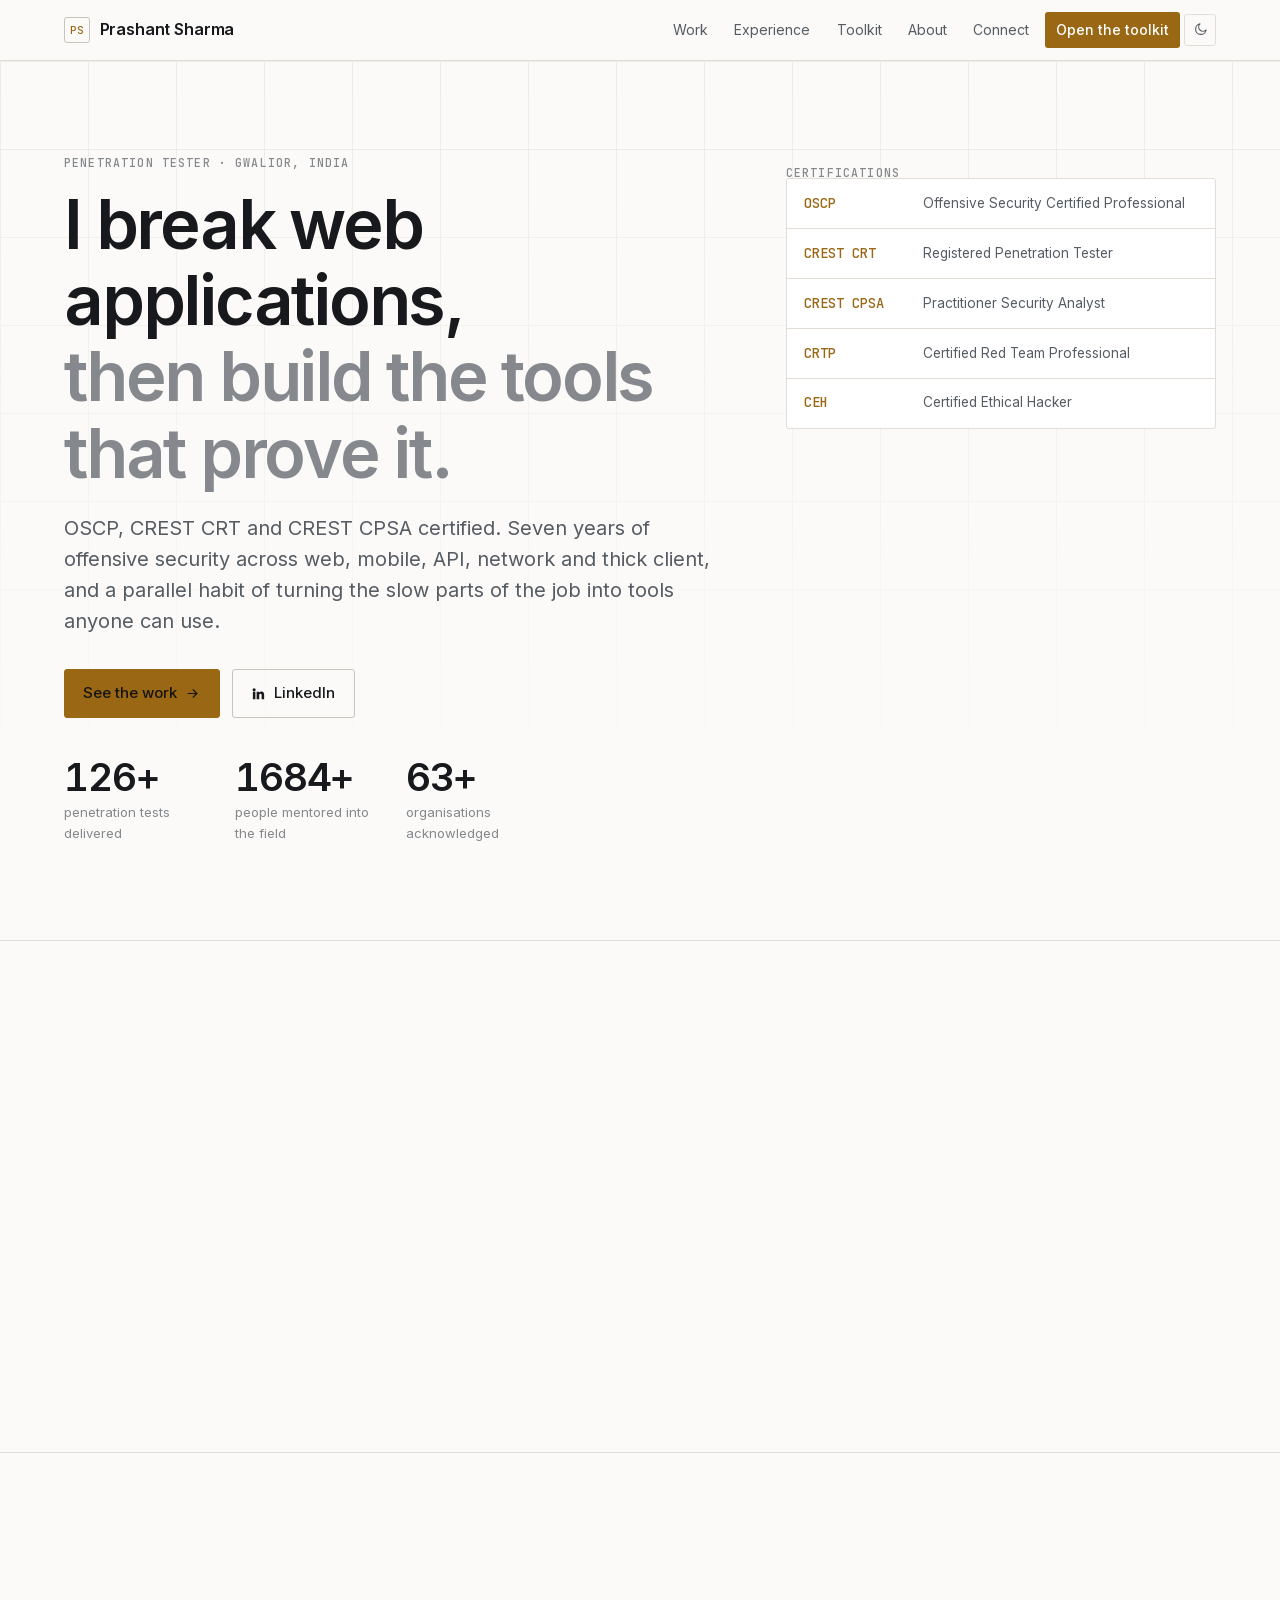
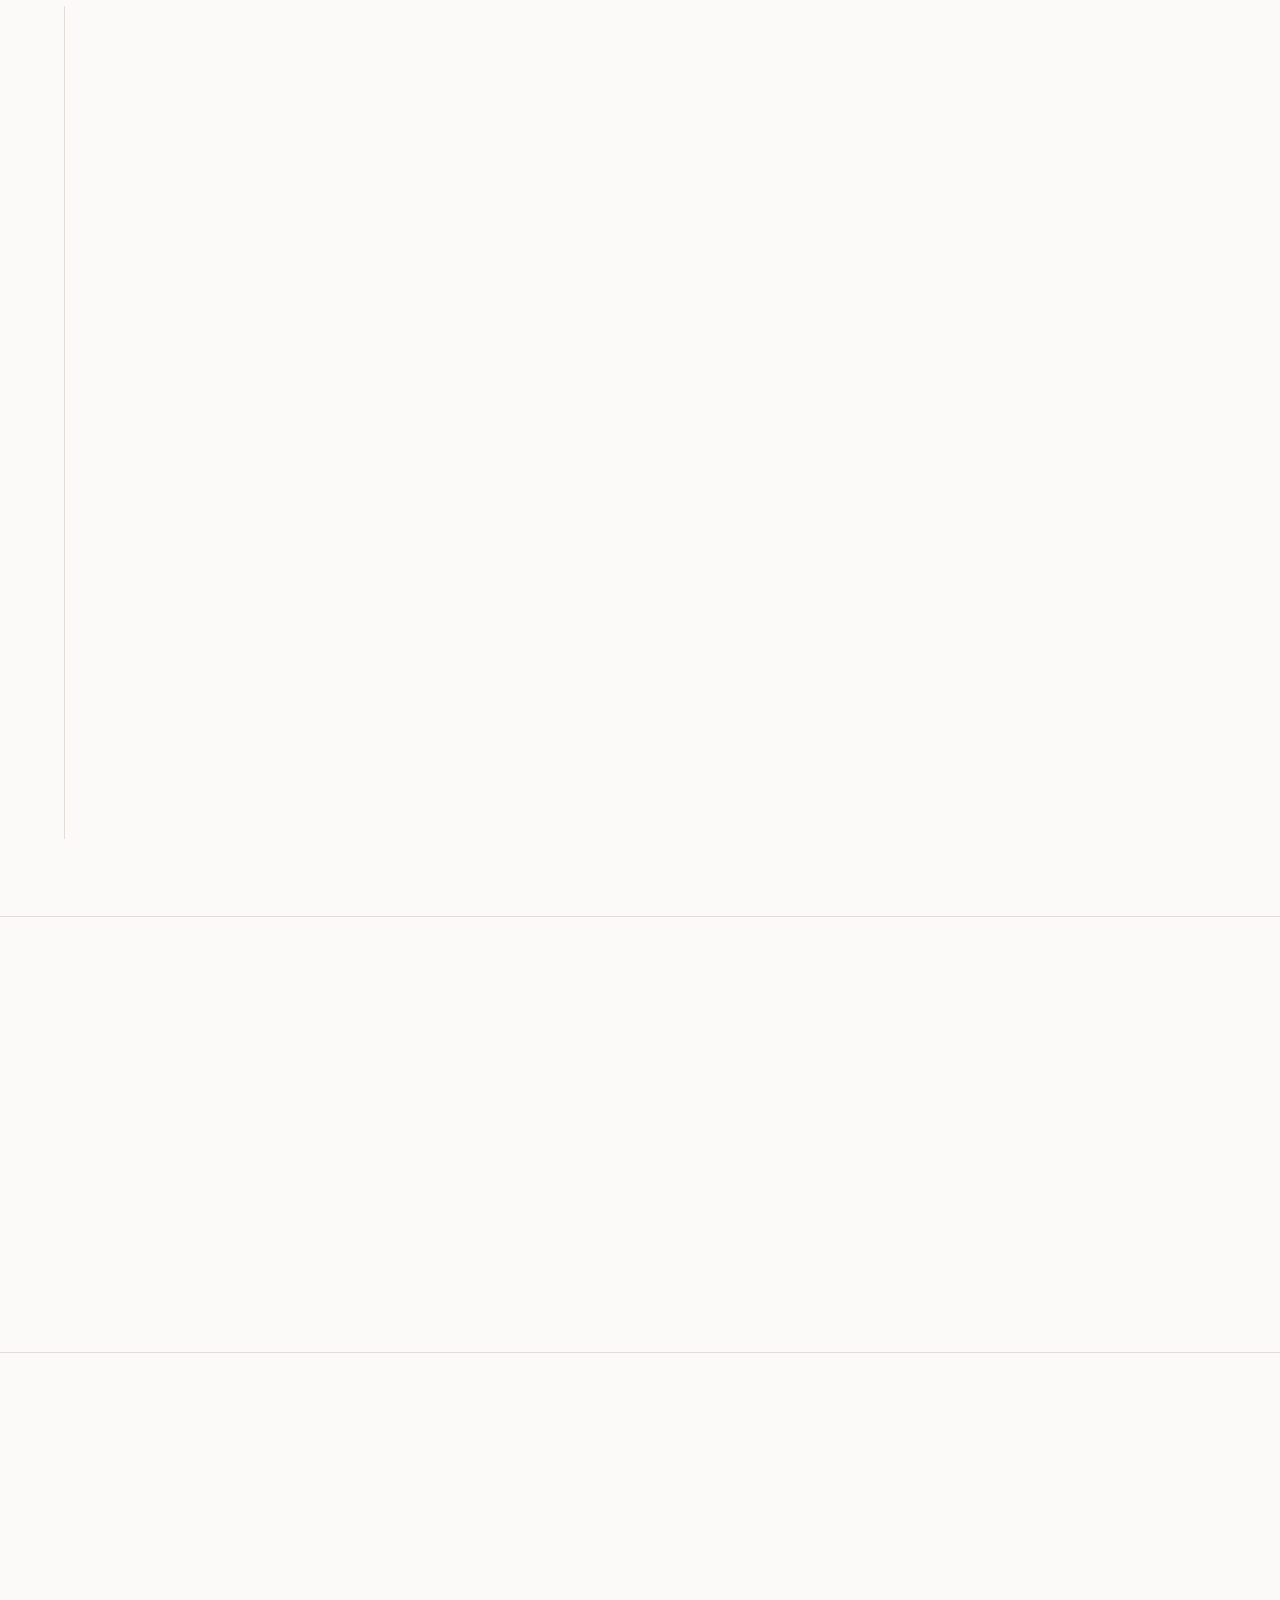
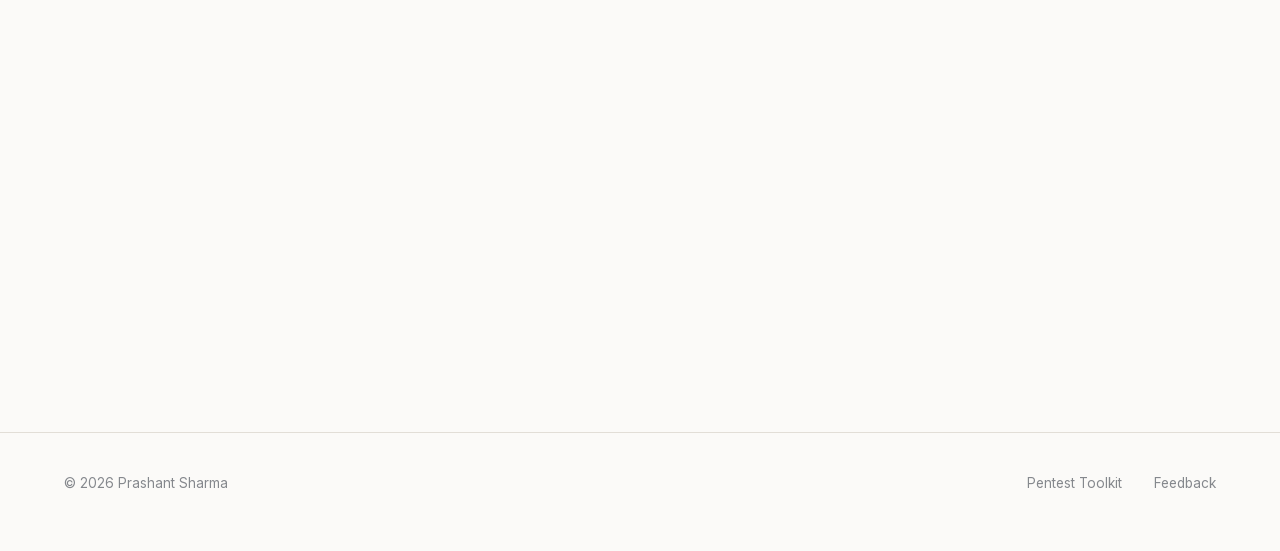
<file: index.html>
<!DOCTYPE html>
<html lang="en" data-theme="dark">
<head>
<meta charset="utf-8">
<meta name="viewport" content="width=device-width, initial-scale=1">
<title>Prashant Sharma — Penetration Tester &amp; Security Mentor</title>
<meta name="description" content="Prashant Sharma — penetration tester and security mentor. OSCP, CREST CRT and CPSA certified. 300+ engagements across web, mobile, API, network and thick client, and the free Pentest Toolkit.">
<link rel="canonical" href="https://prashantique.github.io/">
<meta name="referrer" content="strict-origin-when-cross-origin">
<meta name="theme-color" content="#0e0f11">
<meta http-equiv="Content-Security-Policy"
      content="default-src 'none'; script-src 'self'; style-src 'self'; font-src 'self'; img-src 'self' data:; form-action 'none'; base-uri 'none'; object-src 'none'">

<meta property="og:type" content="profile">
<meta property="og:site_name" content="Prashant Sharma">
<meta property="og:title" content="Prashant Sharma — Penetration Tester &amp; Security Mentor">
<meta property="og:description" content="OSCP, CREST CRT and CPSA certified. 300+ penetration tests, 4,000+ people mentored, and the free Pentest Toolkit.">
<meta property="og:url" content="https://prashantique.github.io/">
<meta name="twitter:card" content="summary_large_image">
<meta property="og:image" content="https://prashantique.github.io/assets/og-image.png">
<meta property="og:image:width" content="2400">
<meta property="og:image:height" content="1260">
<meta property="og:image:alt" content="Prashant Sharma — offensive security and security tooling">
<meta name="twitter:image" content="https://prashantique.github.io/assets/og-image.png">
<meta name="twitter:title" content="Prashant Sharma — Penetration Tester &amp; Security Mentor">
<meta name="twitter:description" content="OSCP, CREST CRT and CPSA certified. 300+ penetration tests and 4,000+ people mentored.">

<link rel="stylesheet" href="assets/style.css">
<script src="assets/site.js" defer></script>

<script type="application/ld+json">
{
  "@context": "https://schema.org",
  "@graph": [
    {
      "@type": "Person",
      "@id": "https://prashantique.github.io/#person",
      "name": "Prashant Sharma",
      "alternateName": "Prashantique",
      "url": "https://prashantique.github.io/",
      "jobTitle": "Penetration Tester",
      "description": "Penetration tester and security mentor. OSCP, CREST CRT and CREST CPSA certified, with seven years of offensive security across web, mobile, API, network and thick client applications, and an active hand in bringing new people into the field.",
      "worksFor": { "@type": "Organization", "name": "VikingCloud" },
      "alumniOf": { "@type": "CollegeOrUniversity", "name": "Jiwaji University" },
      "knowsAbout": [
        "Penetration testing", "Vulnerability assessment", "Red team operations",
        "Application security", "API security", "Active Directory",
        "Thick client testing", "Cloud security", "Bug bounty hunting", "Security mentoring",
        "DevSecOps", "OWASP Top 10", "PCI DSS"
      ],
      "hasCredential": [
        { "@type": "EducationalOccupationalCredential", "name": "OSCP", "credentialCategory": "certification" },
        { "@type": "EducationalOccupationalCredential", "name": "CREST CRT", "credentialCategory": "certification" },
        { "@type": "EducationalOccupationalCredential", "name": "CREST CPSA", "credentialCategory": "certification" },
        { "@type": "EducationalOccupationalCredential", "name": "CRTP", "credentialCategory": "certification" },
        { "@type": "EducationalOccupationalCredential", "name": "Certified Ethical Hacker (CEH)", "credentialCategory": "certification" }
      ],
      "address": {
        "@type": "PostalAddress",
        "addressLocality": "Gwalior",
        "addressRegion": "Madhya Pradesh",
        "addressCountry": "IN"
      },
      "sameAs": [
        "https://www.linkedin.com/in/prashantique/",
        "https://github.com/Prashantique",
        "https://x.com/Prashantique",
        "https://www.instagram.com/prashantique/",
        "https://www.youtube.com/@Prashantique",
        "https://medium.com/@Prashantique"
      ]
    },
    {
      "@type": "WebSite",
      "@id": "https://prashantique.github.io/#site",
      "url": "https://prashantique.github.io/",
      "name": "Prashant Sharma",
      "publisher": { "@id": "https://prashantique.github.io/#person" }
    },
    {
      "@type": "SoftwareApplication",
      "name": "Pentest Toolkit",
      "url": "https://prashantique.github.io/pentest-toolkit/",
      "applicationCategory": "SecurityApplication",
      "operatingSystem": "Any browser",
      "author": { "@id": "https://prashantique.github.io/#person" },
      "offers": { "@type": "Offer", "price": "0", "priceCurrency": "USD" }
    }
  ]
}
</script>
</head>
<body>

<svg class="sr-only" aria-hidden="true" focusable="false"><defs>
<symbol id="i-arrow" viewBox="0 0 24 24" fill="none" stroke="currentColor" stroke-width="1.8" stroke-linecap="round" stroke-linejoin="round">
  <path d="M5 12h14"/><path d="m13 6 6 6-6 6"/>
</symbol>
<symbol id="i-sun" viewBox="0 0 24 24" fill="none" stroke="currentColor" stroke-width="1.8" stroke-linecap="round" stroke-linejoin="round">
  <circle cx="12" cy="12" r="4"/><path d="M12 2v2M12 20v2M2 12h2M20 12h2M4.9 4.9l1.4 1.4M17.7 17.7l1.4 1.4M19.1 4.9l-1.4 1.4M6.3 17.7l-1.4 1.4"/>
</symbol>
<symbol id="i-moon" viewBox="0 0 24 24" fill="none" stroke="currentColor" stroke-width="1.8" stroke-linecap="round" stroke-linejoin="round">
  <path d="M21 12.8A8.5 8.5 0 1 1 11.2 3a6.6 6.6 0 0 0 9.8 9.8z"/>
</symbol>
<symbol id="i-linkedin" viewBox="0 0 24 24" fill="currentColor">
  <path d="M4.98 3.5a2.5 2.5 0 1 1 0 5 2.5 2.5 0 0 1 0-5zM3 9h4v12H3zM9 9h3.8v1.7h.05c.53-.95 1.83-1.95 3.77-1.95C20.2 8.75 21 11.1 21 14.1V21h-4v-6.1c0-1.45-.52-2.45-1.82-2.45-1 0-1.6.67-1.86 1.32-.1.23-.12.55-.12.87V21H9z"/>
</symbol>
<symbol id="i-github" viewBox="0 0 24 24" fill="currentColor">
  <path d="M12 2a10 10 0 0 0-3.16 19.49c.5.09.68-.22.68-.48v-1.7c-2.78.6-3.37-1.34-3.37-1.34-.45-1.16-1.1-1.47-1.1-1.47-.9-.62.07-.6.07-.6 1 .07 1.53 1.03 1.53 1.03.89 1.52 2.34 1.08 2.91.83.09-.65.35-1.08.63-1.33-2.22-.25-4.56-1.11-4.56-4.94 0-1.09.39-1.98 1.03-2.68-.1-.25-.45-1.27.1-2.65 0 0 .84-.27 2.75 1.02a9.6 9.6 0 0 1 5 0c1.91-1.29 2.75-1.02 2.75-1.02.55 1.38.2 2.4.1 2.65.64.7 1.03 1.59 1.03 2.68 0 3.84-2.34 4.69-4.57 4.93.36.31.68.92.68 1.85v2.74c0 .27.18.58.69.48A10 10 0 0 0 12 2z"/>
</symbol>
<symbol id="i-x" viewBox="0 0 24 24" fill="currentColor">
  <path d="M18.9 2H22l-6.7 7.66L23 22h-6.3l-4.9-6.4L6.2 22H3l7-8L2.3 2h6.4l4.6 6.06zm-1.1 18h1.7L7.3 3.8H5.5z"/>
</symbol>
<symbol id="i-youtube" viewBox="0 0 24 24" fill="currentColor">
  <path d="M21.6 7.2s-.2-1.4-.8-2c-.8-.8-1.7-.8-2.1-.9C16.9 4.1 12 4.1 12 4.1h-.02s-4.88 0-6.68.2c-.4.05-1.3.05-2.1.9-.6.6-.8 2-.8 2S2 8.8 2 10.5v1.6c0 1.6.2 3.3.2 3.3s.2 1.4.8 2c.8.8 1.8.8 2.2.9 1.8.17 6.8.2 6.8.2s4.9 0 6.7-.2c.4-.06 1.3-.06 2.1-.9.6-.6.8-2 .8-2s.2-1.6.2-3.3v-1.6c0-1.7-.2-3.3-.2-3.3zM9.9 14.1V8.6l6.3 2.8z"/>
</symbol>
<symbol id="i-instagram" viewBox="0 0 24 24" fill="none" stroke="currentColor" stroke-width="1.8" stroke-linecap="round" stroke-linejoin="round">
  <rect x="3" y="3" width="18" height="18" rx="5"/><circle cx="12" cy="12" r="4"/><circle cx="17.2" cy="6.8" r="1.1" fill="currentColor" stroke="none"/>
</symbol>
<symbol id="i-medium" viewBox="0 0 24 24" fill="currentColor">
  <path d="M4.4 7.1c0-.2-.08-.4-.24-.55L2.5 4.55V4.3h5l3.87 8.48L14.77 4.3H19.6v.25l-1.4 1.34a.4.4 0 0 0-.15.39v9.84a.4.4 0 0 0 .15.39l1.36 1.34v.25h-6.86v-.25l1.41-1.37c.14-.14.14-.18.14-.39V8.4l-3.92 9.96h-.53L5.5 8.4v6.67c-.04.28.05.56.25.76l1.83 2.22v.25H2.4v-.25l1.83-2.22a.86.86 0 0 0 .23-.76z"/>
</symbol>
</defs></svg>

<header class="topbar">
  <div class="wrap topbar-in">
    <a class="brand" href="./">
      <span class="glyph" aria-hidden="true">PS</span>
      <span>Prashant Sharma</span>
    </a>
    <nav class="nav" aria-label="Sections">
      <a href="#work">Work</a>
      <a href="#experience">Experience</a>
      <a href="#toolkit">Toolkit</a>
      <a href="#about">About</a>
      <a href="#connect">Connect</a>
      <a class="cta" href="./pentest-toolkit/">Open the toolkit</a>
      <button class="icon-btn" id="theme" type="button" aria-label="Switch to light theme">
        <svg aria-hidden="true"><use href="#i-sun"/></svg>
      </button>
    </nav>
  </div>
</header>

<main>

  <section class="hero">
    <div class="hero-grid" aria-hidden="true"></div>
    <div class="wrap hero-in">
      <div class="reveal">
        <p class="eyebrow">Penetration tester &middot; Gwalior, India</p>
        <h1>I break web applications,<br><span class="quiet">then build the tools that prove it.</span></h1>
        <p class="lede">
          OSCP, CREST CRT and CREST CPSA certified. Seven years of offensive
          security across web, mobile, API, network and thick client, and a
          parallel habit of turning the slow parts of the job into tools anyone
          can use.
        </p>
        <div class="hero-actions">
          <a class="btn btn-primary" href="#work">
            See the work <svg aria-hidden="true"><use href="#i-arrow"/></svg>
          </a>
          <a class="btn" href="https://www.linkedin.com/in/prashantique/" target="_blank" rel="noopener noreferrer me">
            <svg aria-hidden="true"><use href="#i-linkedin"/></svg> LinkedIn
          </a>
        </div>
        <ul class="stats">
          <li><b data-to="300">0</b><span>penetration tests delivered</span></li>
          <li><b data-to="4000">0</b><span>people mentored into the field</span></li>
          <li><b data-to="150">0</b><span>organisations acknowledged</span></li>
        </ul>
      </div>

      <div class="reveal">
        <p class="eyebrow" style="margin-bottom:0.9rem">Certifications</p>
        <ul class="certs">
          <li><b>OSCP</b><span>Offensive Security Certified Professional</span></li>
          <li><b>CREST CRT</b><span>Registered Penetration Tester</span></li>
          <li><b>CREST CPSA</b><span>Practitioner Security Analyst</span></li>
          <li><b>CRTP</b><span>Certified Red Team Professional</span></li>
          <li><b>CEH</b><span>Certified Ethical Hacker</span></li>
        </ul>
      </div>
    </div>
  </section>


  <section id="work">
    <div class="wrap">
      <div class="sec-head reveal"><h2>What I do</h2><span class="count">VAPT &middot; red team &middot; appsec &middot; mentoring</span></div>
      <div class="cards reveal">
        <article>
          <h3>Penetration testing</h3>
          <p>Black box and grey box assessments across web applications, Android and iOS, APIs, thick clients, and internal and external network infrastructure. Tested against OWASP Top 10, SANS Top 25, MITRE ATT&amp;CK and PCI DSS, including network segmentation testing.</p>
        </article>
        <article>
          <h3>Red team operations</h3>
          <p>Active Directory exploitation, assumed breach simulation, social engineering, phishing and OSINT. Post-exploitation across internal and external infrastructure.</p>
        </article>
        <article>
          <h3>Application &amp; cloud security</h3>
          <p>Secure code review, SAST and DAST, software composition analysis, cloud assessments and DevSecOps pipeline integration &mdash; secret scanning and static analysis wired into CI/CD.</p>
        </article>
        <article>
          <h3>Mentoring &amp; community</h3>
          <p>Mentoring people through CEH, OSCP, CRTP and CREST, and running open sessions on ethical hacking, VAPT, bug bounty, web, mobile and API security and red teaming. Most of it comes down to raising awareness and giving people a shortcut past the parts I had to learn the hard way.</p>
        </article>
      </div>
    </div>
  </section>

  <section id="experience">
    <div class="wrap">
      <div class="sec-head reveal"><h2>Experience</h2><span class="count">since 2019</span></div>
      <ol class="timeline">
        <li class="reveal">
          <div class="when">Mar 2025 &mdash; present</div>
          <div class="what">
            <h3>Penetration Tester <span class="at">VikingCloud</span></h3>
            <p class="where">Vadodara</p>
            <p>Penetration testing across web applications and internal and external infrastructure. Manual and automated exploitation with custom tooling, PCI DSS network segmentation testing, and reconnaissance and reporting automated in Python and Bash.</p>
          </div>
        </li>
        <li class="reveal">
          <div class="when">Mar 2022 &mdash; Mar 2025</div>
          <div class="what">
            <h3>Senior Consultant-I, then Consultant <span class="at">Aujas Cybersecurity</span></h3>
            <p class="where">Bengaluru &middot; Gurugram &middot; 3 years 1 month</p>
            <p>VAPT across web, mobile, API and thick client applications for the banking and energy sectors. OSINT for red team operations, DevSecOps pipeline integration, and end-to-end delivery from scoping through reporting, executive debriefs and retest closure. Ran knowledge-sharing sessions on thick client pentesting and AI in offensive security.</p>
          </div>
        </li>
        <li class="reveal">
          <div class="when">Nov 2020 &mdash; Mar 2022</div>
          <div class="what">
            <h3>Security Research Analyst <span class="at">BreachLock</span></h3>
            <p class="where">Noida</p>
            <p>Manual and automated testing of web applications, APIs, networks and Android apps. Phishing scenarios for social engineering assessments, S3 bucket, IAM, API gateway and container registry exploitation, and false-positive triage on automated scans.</p>
          </div>
        </li>
        <li class="reveal">
          <div class="when">Nov 2019 &mdash; Nov 2020</div>
          <div class="what">
            <h3>Infosec Trainer <span class="at">CTG Security Solutions</span></h3>
            <p class="where">Amritsar</p>
            <p>Guided newcomers into bug bounty and penetration testing, alongside manual testing for business logic flaws. Wrote assessment reports carrying technical impact, business risk, CVSS scoring, proof of concept and remediation for technical and non-technical readers alike.</p>
          </div>
        </li>
        <li class="reveal">
          <div class="when">Oct 2019 &mdash; Oct 2020</div>
          <div class="what">
            <h3>Bug Bounty Hunter <span class="at">Bugcrowd</span></h3>
            <p class="where">Ranked under the top 800 researchers</p>
            <p>Acknowledged by Google, Dell Technologies, HubSpot, Western Union, Pinterest, Mastercard, Netgear, Kenna Security, (ISC)&sup2;, Inflectra and Unilever among others. Globally labelled Top P1 Warrior in Q1 2020.</p>
          </div>
        </li>
      </ol>
    </div>
  </section>

  <section id="recognition">
    <div class="wrap">
      <div class="sec-head reveal"><h2>Recognition</h2></div>
      <ul class="awards reveal">
        <li><b>Google Hall of Fame</b><span>Also Inveteck Global, CyberXploits and Inflectra</span></li>
        <li><b>NCIIPC RVDP</b><span>Recognised for contributions to cyber safety, Government of India</span></li>
        <li><b>Top P1 Warrior, Q1 2020</b><span>Bugcrowd, globally labelled</span></li>
        <li><b>Pro Hacker</b><span>Hack The Box &middot; top 1% on TryHackMe</span></li>
        <li><b>5+ Google dorks</b><span>Published in the Google Hacking Database</span></li>
        <li><b>OWASP Bhubaneswar</b><span>Speaker &middot; Volunteer Award at Vulncon 2024</span></li>
      </ul>
    </div>
  </section>

  <section id="toolkit">
    <div class="wrap">
      <div class="sec-head reveal">
        <h2>Pentest Toolkit</h2>
        <span class="count">6 shipped &middot; 34 catalogued</span>
      </div>
      <p class="lede reveal" style="margin-bottom:2.5rem">
        Browser-based tools for web application security testing. Every one has a
        paste mode that makes no network request at all, so a link can go to a
        client and they can reproduce a finding on their own infrastructure. Every
        one ends in report-ready Markdown.
      </p>

      <div class="tools reveal">
        <a class="tool" href="./pentest-toolkit/tools/url-scan/">
          <div class="tool-top"><h3>URL Scanner</h3><span class="chip chip-live">live</span></div>
          <p>One URL, every check: DNS and DNSSEC, WHOIS and RDAP, mail authentication, hosting, archives, content and discovery.</p>
          <div class="tags"><span>recon</span><span>dns</span><span>whois</span></div>
        </a>
        <a class="tool" href="./pentest-toolkit/tools/security-headers/">
          <div class="tool-top"><h3>Security Header Analyzer</h3><span class="chip chip-live">live</span></div>
          <p>Header check, CSP analysis, cookie audit, 86 information-disclosure checks and per-platform remediation in one pass.</p>
          <div class="tags"><span>headers</span><span>csp</span><span>cookies</span></div>
        </a>
        <a class="tool" href="./pentest-toolkit/tools/csp-analyzer/">
          <div class="tool-top"><h3>CSP Analyzer</h3><span class="chip chip-live">live</span></div>
          <p>Evaluates a policy against a bypass corpus of 123 JSONP endpoints and 41 AngularJS paths, then derives a policy from what the page really loads.</p>
          <div class="tags"><span>csp</span><span>bypass</span></div>
        </a>
        <a class="tool" href="./pentest-toolkit/tools/tls-analyzer/">
          <div class="tool-top"><h3>SSL/TLS Analyzer</h3><span class="chip chip-live">live</span></div>
          <p>Certificate chain, key strength, expiry and protocol posture, parsed locally. Says plainly what a browser cannot determine instead of guessing.</p>
          <div class="tags"><span>tls</span><span>certificates</span></div>
        </a>
        <a class="tool" href="./pentest-toolkit/tools/coop-tabnabbing/">
          <div class="tool-top"><h3>COOP &amp; Tabnabbing</h3><span class="chip chip-live">live</span></div>
          <p>A working proof of concept for reverse tabnabbing and cross-origin opener policy, built to put real evidence in a report.</p>
          <div class="tags"><span>coop</span><span>proof</span></div>
        </a>
        <a class="tool" href="./pentest-toolkit/tools/practice/">
          <div class="tool-top"><h3>Practice Labs</h3><span class="chip chip-live">live</span></div>
          <p>Deliberately vulnerable targets sandboxed to an opaque origin, running a real SQL engine in the browser. No server, no account, works offline.</p>
          <div class="tags"><span>labs</span><span>sql injection</span></div>
        </a>
      </div>

      <div class="hero-actions reveal">
        <a class="btn" href="./pentest-toolkit/">
          Every tool and the full catalogue <svg aria-hidden="true"><use href="#i-arrow"/></svg>
        </a>
      </div>
    </div>
  </section>

  <section id="about">
    <div class="wrap cols">
      <div>
        <div class="sec-head reveal"><h2>About</h2></div>
        <div class="prose reveal">
          <p>
            I am <strong>Prashant Sharma</strong>, a penetration tester based in
            Gwalior. I started in 2019 and have spent seven years on
            offensive security &mdash; more than 300 black box and grey box engagements
            across web, mobile, API, network and thick client, for clients in banking,
            financial services, energy, retail and enterprise technology.
          </p>
          <p>
            I have led testing teams and owned delivery end to end: scoping, testing,
            reporting, executive debriefs and retest closure. On engagements I regularly
            find and exploit SQL injection, cross-site scripting, CSRF, remote code
            execution, privilege escalation, authentication bypass and business logic
            flaws, then sit with the development team while it gets fixed.
          </p>
          <p>
            The other half of it is giving back. More than <strong>4,000</strong>
            people have come through sessions I have run, and I mentor candidates
            through CEH, OSCP, CRTP and CREST. Security only improves when more
            people can spot the problem, so raising awareness and lending a hand to
            whoever is coming up next matters as much to me as the testing does.
          </p>
          <p>
            That is also why I build tools. Roughly three quarters of an engagement is
            not testing &mdash; it is evidence, impact, remediation and report. Most
            online security tools tell you <em>what</em> is wrong and stop there. Mine
            give impact, reproduction steps, remediation and report-ready output,
            because that is the part that actually costs time. Where a browser genuinely
            cannot do something &mdash; enumerating TLS cipher suites, scanning ports
            &mdash; the tool says so rather than pretending.
          </p>
        </div>
      </div>
      <div>
        <div class="sec-head reveal"><h2>Principles</h2></div>
        <ul class="facts facts-wide reveal">
          <li><span class="k">01</span><span class="v">Measure feasibility before promising a capability</span></li>
          <li><span class="k">02</span><span class="v">Withhold a verdict rather than guess one</span></li>
          <li><span class="k">03</span><span class="v">State plainly what a tool cannot determine</span></li>
          <li><span class="k">04</span><span class="v">One tool should absorb a whole workflow</span></li>
          <li><span class="k">05</span><span class="v">Finish at report-ready output, never before</span></li>
        </ul>
      </div>
    </div>
  </section>

  <section id="connect">
    <div class="wrap cols">
      <div>
        <div class="sec-head reveal"><h2>Connect</h2></div>
        <p class="lede reveal" style="margin-bottom:1.75rem">
          Got an engagement, a red team exercise, or a session for your team or
          community in mind? LinkedIn is the fastest way to reach me.
        </p>
        <nav class="links reveal" aria-label="Profiles">
          <a href="https://www.linkedin.com/in/prashantique/" target="_blank" rel="noopener noreferrer me">
            <svg aria-hidden="true"><use href="#i-linkedin"/></svg> LinkedIn <span class="handle">in/prashantique</span>
          </a>
          <a href="https://x.com/Prashantique" target="_blank" rel="noopener noreferrer me">
            <svg aria-hidden="true"><use href="#i-x"/></svg> X <span class="handle">@Prashantique</span>
          </a>
          <a href="https://www.instagram.com/prashantique/" target="_blank" rel="noopener noreferrer me">
            <svg aria-hidden="true"><use href="#i-instagram"/></svg> Instagram <span class="handle">@prashantique</span>
          </a>
          <a href="https://github.com/Prashantique" target="_blank" rel="noopener noreferrer me">
            <svg aria-hidden="true"><use href="#i-github"/></svg> GitHub <span class="handle">Prashantique</span>
          </a>
          <a href="https://www.youtube.com/@Prashantique" target="_blank" rel="noopener noreferrer me">
            <svg aria-hidden="true"><use href="#i-youtube"/></svg> YouTube <span class="handle">@Prashantique</span>
          </a>
          <a href="https://medium.com/@Prashantique" target="_blank" rel="noopener noreferrer me">
            <svg aria-hidden="true"><use href="#i-medium"/></svg> Medium <span class="handle">@Prashantique</span>
          </a>
        </nav>
      </div>
      <div>
        <div class="sec-head reveal"><h2>Community</h2></div>
        <div class="prose reveal">
          <p>
            I run an open cybersecurity community for people learning this work.
            It is free to join and there is no pitch attached.
          </p>
          <div class="hero-actions">
            <a class="btn" href="https://forms.gle/6LggxQGKhr8qSPfU7" target="_blank" rel="noopener noreferrer">
              Join the community <svg aria-hidden="true"><use href="#i-arrow"/></svg>
            </a>
          </div>
        </div>
      </div>
    </div>
  </section>

</main>

<footer>
  <div class="wrap foot-in">
    <p>&copy; <span id="year">2026</span> Prashant Sharma</p>
    <p class="spacer"><a href="./pentest-toolkit/">Pentest Toolkit</a></p>
    <p><a href="./pentest-toolkit/feedback.html">Feedback</a></p>
  </div>
</footer>

</body>
</html>
</file>
<file: assets/style.css>
/* ==========================================================================
   prashantique.github.io — design system
   --------------------------------------------------------------------------
   Dark by default, light on request, both driven from the same token set.
   Colour is reserved for meaning: one amber signal for interaction, and the
   severity hues only ever describe severity. No gradient fills on text, no
   blur panels, no glow — the hierarchy comes from type scale and hairlines.
   ========================================================================== */

@import url('fonts.css');

:root {
  /* ink ground, warmed slightly so it does not read as pure black */
  --bg:            #0e0f11;
  --bg-raised:     #14161a;
  --line:          #23262b;
  --line-strong:   #33383f;

  --fg:            #e9ebee;
  --fg-muted:      #9aa1a9;
  --fg-faint:      #6b727a;

  --signal:        #f0b357;
  --signal-dim:    #7a5c2c;
  --signal-wash:   rgba(240, 179, 87, 0.09);


  --sans: 'Inter', -apple-system, BlinkMacSystemFont, 'Segoe UI', system-ui, sans-serif;
  --mono: 'JetBrains Mono', ui-monospace, SFMono-Regular, Menlo, monospace;

  --gutter: clamp(1.25rem, 5vw, 5rem);
  --measure: 68ch;
  --r: 3px;

  --ease: cubic-bezier(0.22, 1, 0.36, 1);
  color-scheme: dark;
}

[data-theme='light'] {
  --bg:          #fbfaf8;
  --bg-raised:   #ffffff;
  --line:        #e2ded7;
  --line-strong: #c9c4ba;
  --fg:          #17191c;
  --fg-muted:    #565c63;
  --fg-faint:    #85888d;
  --signal:      #9a6714;
  --signal-dim:  #d8b887;
  --signal-wash: rgba(154, 103, 20, 0.07);
  color-scheme: light;
}

*, *::before, *::after { box-sizing: border-box; }

html { -webkit-text-size-adjust: 100%; scroll-behavior: smooth; }
@media (prefers-reduced-motion: reduce) { html { scroll-behavior: auto; } }

body {
  margin: 0;
  background: var(--bg);
  color: var(--fg);
  font: 400 16px/1.6 var(--sans);
  font-feature-settings: 'cv11', 'ss01';
  -webkit-font-smoothing: antialiased;
  text-rendering: optimizeLegibility;
}

h1, h2, h3, h4 { margin: 0; font-weight: 600; letter-spacing: -0.022em; line-height: 1.12; }
p { margin: 0; }
a { color: inherit; text-decoration: none; }
ul, ol { margin: 0; padding: 0; list-style: none; }
:focus-visible { outline: 2px solid var(--signal); outline-offset: 3px; border-radius: 2px; }

.sr-only {
  position: absolute; width: 1px; height: 1px; margin: -1px;
  padding: 0; overflow: hidden; clip: rect(0 0 0 0); white-space: nowrap; border: 0;
}

/* --- shell ------------------------------------------------------------- */

.wrap { width: 100%; max-width: 1320px; margin: 0 auto; padding-inline: var(--gutter); }

.topbar {
  position: sticky; top: 0; z-index: 50;
  background: var(--bg);
  border-bottom: 1px solid var(--line);
}
.topbar-in { display: flex; align-items: center; gap: 1.5rem; height: 60px; }
.brand { display: flex; align-items: center; gap: 0.6rem; font-weight: 600; letter-spacing: -0.01em; }
.brand .glyph {
  display: grid; place-items: center; width: 26px; height: 26px;
  border: 1px solid var(--line-strong); border-radius: var(--r);
  font: 500 11px/1 var(--mono); color: var(--signal);
}
.nav { display: flex; gap: 0.25rem; margin-left: auto; align-items: center; }
.nav a {
  padding: 0.45rem 0.7rem; border-radius: var(--r);
  font-size: 0.875rem; color: var(--fg-muted);
  transition: color 0.18s var(--ease), background 0.18s var(--ease);
}
.nav a:hover { color: var(--fg); background: var(--bg-raised); }
.nav a.cta {
  color: var(--bg); background: var(--signal); font-weight: 500;
}
[data-theme='light'] .nav a.cta { color: #fff; }
.nav a.cta:hover { filter: brightness(1.08); background: var(--signal); }

.icon-btn {
  display: grid; place-items: center; width: 32px; height: 32px; padding: 0;
  background: none; border: 1px solid var(--line); border-radius: var(--r);
  color: var(--fg-muted); cursor: pointer;
  transition: color 0.18s var(--ease), border-color 0.18s var(--ease);
}
.icon-btn:hover { color: var(--fg); border-color: var(--line-strong); }
.icon-btn svg { width: 15px; height: 15px; }

/* --- type ------------------------------------------------------------- */

.eyebrow {
  font: 500 0.72rem/1 var(--mono);
  letter-spacing: 0.1em; text-transform: uppercase; color: var(--fg-faint);
}
.lede { max-width: var(--measure); color: var(--fg-muted); font-size: 1.0625rem; }

section { padding-block: clamp(3rem, 6vw, 5rem); border-top: 1px solid var(--line); }
section:first-of-type { border-top: 0; }
.sec-head { display: flex; align-items: baseline; gap: 1rem; margin-bottom: 2.5rem; }
.sec-head h2 { font-size: clamp(1.5rem, 3vw, 2rem); }
.sec-head .count { font: 400 0.8rem/1 var(--mono); color: var(--fg-faint); }

/* --- hero -------------------------------------------------------------- */

.hero { position: relative; overflow: hidden; padding-block: clamp(3.5rem, 8vw, 6rem); }
.hero-grid {
  position: absolute; inset: 0; pointer-events: none;
  background-image:
    linear-gradient(to right, var(--line) 1px, transparent 1px),
    linear-gradient(to bottom, var(--line) 1px, transparent 1px);
  background-size: 88px 88px;
  mask-image: linear-gradient(to bottom, #000 0%, transparent 85%);
  opacity: 0.55;
}
.hero-in { position: relative; display: grid; gap: 3rem; }
@media (min-width: 900px) {
  .hero-in { grid-template-columns: minmax(0, 1.3fr) minmax(300px, 0.85fr); align-items: start; gap: 4rem; }
  .hero-in > div:last-child { padding-top: 0.6rem; }
}

.hero h1 {
  max-width: 30ch;
  font-size: clamp(2.35rem, 5.6vw, 4.25rem);
  letter-spacing: -0.033em; margin-block: 1.1rem 1.4rem;
  text-wrap: balance;
}
.hero h1 .quiet { color: var(--fg-faint); }
.hero .lede { font-size: clamp(1.0625rem, 2vw, 1.25rem); line-height: 1.55; }
.hero-actions { display: flex; flex-wrap: wrap; gap: 0.75rem; margin-top: 2rem; }

.btn {
  display: inline-flex; align-items: center; gap: 0.5rem;
  padding: 0.7rem 1.15rem; border: 1px solid var(--line-strong); border-radius: var(--r);
  font-size: 0.9375rem; font-weight: 500; cursor: pointer;
  transition: transform 0.18s var(--ease), border-color 0.18s var(--ease), background 0.18s var(--ease);
}
.btn:hover { transform: translateY(-1px); border-color: var(--signal); }
.btn-primary { background: var(--signal); border-color: var(--signal); color: #17140d; }
.btn-primary:hover { filter: brightness(1.07); }
.btn svg { width: 15px; height: 15px; }

/* facts rail beside the hero */
.facts { border: 1px solid var(--line); border-radius: var(--r); background: var(--bg-raised); }
.facts li { display: flex; justify-content: space-between; gap: 1rem; padding: 0.85rem 1.1rem; }
.facts li + li { border-top: 1px solid var(--line); }
.facts .k { font: 400 0.78rem/1.4 var(--mono); color: var(--fg-faint); }
.facts .v { font-size: 0.875rem; text-align: right; }
.facts-wide li { gap: 1.25rem; }
.facts-wide .k { flex: none; color: var(--signal-dim); }
.facts-wide .v { flex: 1; text-align: left; }
.facts .v a { border-bottom: 1px solid var(--signal-dim); }
.facts .v a:hover { border-bottom-color: var(--signal); color: var(--signal); }

/* --- tool cards -------------------------------------------------------- */

.tools { display: grid; gap: 1px; background: var(--line); border: 1px solid var(--line); border-radius: var(--r); overflow: hidden; }
@media (min-width: 700px)  { .tools { grid-template-columns: repeat(2, 1fr); } }
@media (min-width: 1080px) { .tools { grid-template-columns: repeat(3, 1fr); } }

.tool {
  position: relative; display: flex; flex-direction: column; gap: 0.7rem;
  padding: 1.5rem 1.4rem 1.6rem; background: var(--bg);
  transition: background 0.22s var(--ease);
}
.tool::after {
  content: ''; position: absolute; inset-inline: 0; top: 0; height: 2px;
  background: var(--signal); transform: scaleX(0); transform-origin: left;
  transition: transform 0.3s var(--ease);
}
.tool:hover { background: var(--bg-raised); }
.tool:hover::after { transform: scaleX(1); }
.tool-top { display: flex; align-items: center; justify-content: space-between; gap: 0.75rem; }
.tool h3 { font-size: 1.0625rem; }
.tool p { color: var(--fg-muted); font-size: 0.9rem; }
.tool .tags { display: flex; flex-wrap: wrap; gap: 0.35rem; margin-top: auto; padding-top: 0.4rem; }
.tool .tags span {
  padding: 0.2rem 0.45rem; border: 1px solid var(--line); border-radius: 2px;
  font: 400 0.7rem/1.3 var(--mono); color: var(--fg-faint);
}
.chip {
  flex: none; padding: 0.2rem 0.5rem; border-radius: 2px;
  font: 500 0.68rem/1.4 var(--mono); letter-spacing: 0.04em; text-transform: uppercase;
}
.chip-live { background: var(--signal-wash); color: var(--signal); border: 1px solid var(--signal-dim); }
.chip-soon { border: 1px solid var(--line); color: var(--fg-faint); }

/* --- prose + profiles -------------------------------------------------- */

.cols { display: grid; gap: 2.5rem; }
@media (min-width: 900px) { .cols { grid-template-columns: 1.3fr 1fr; gap: 4rem; } }
.prose p + p { margin-top: 1.1rem; }
.prose { max-width: var(--measure); color: var(--fg-muted); }
.prose strong { color: var(--fg); font-weight: 500; }

.links { display: grid; gap: 1px; background: var(--line); border: 1px solid var(--line); border-radius: var(--r); overflow: hidden; }
.links a {
  display: flex; align-items: center; gap: 0.8rem; padding: 0.95rem 1.1rem;
  background: var(--bg); transition: background 0.18s var(--ease), padding-left 0.18s var(--ease);
}
.links a:hover { background: var(--bg-raised); padding-left: 1.4rem; }
.links svg { width: 16px; height: 16px; flex: none; color: var(--fg-faint); }
.links a:hover svg { color: var(--signal); }
.links .handle { margin-left: auto; font: 400 0.8rem/1 var(--mono); color: var(--fg-faint); }

/* --- footer ------------------------------------------------------------ */

footer { border-top: 1px solid var(--line); padding-block: 2.5rem 3.5rem; }
.foot-in { display: flex; flex-wrap: wrap; gap: 1rem 2rem; align-items: center; }
.foot-in p { color: var(--fg-faint); font-size: 0.85rem; }
.foot-in .spacer { margin-left: auto; }

/* --- reveal ------------------------------------------------------------ */

.reveal { opacity: 0; transform: translateY(14px); }
.reveal.in { opacity: 1; transform: none; transition: opacity 0.6s var(--ease), transform 0.6s var(--ease); }
@media (prefers-reduced-motion: reduce) {
  .reveal, .reveal.in { opacity: 1; transform: none; transition: none; }
  .tool::after { transition: none; }
}

/* --- hero stats --------------------------------------------------------- */

.stats { display: flex; flex-wrap: wrap; gap: 2.25rem; margin-top: 2.5rem; }
.stats b {
  display: block; font-size: clamp(1.75rem, 3.4vw, 2.4rem); font-weight: 600;
  letter-spacing: -0.03em; line-height: 1; font-variant-numeric: tabular-nums;
}
.stats li span { display: block; margin-top: 0.4rem; font-size: 0.82rem; color: var(--fg-faint); max-width: 15ch; }

/* --- credentials -------------------------------------------------------- */

.certs { display: grid; gap: 1px; background: var(--line); border: 1px solid var(--line); border-radius: var(--r); overflow: hidden; }
.certs li { display: flex; align-items: baseline; gap: 0.9rem; padding: 0.85rem 1.1rem; background: var(--bg-raised); }
.certs b { flex: none; min-width: 6.5rem; font: 500 0.86rem/1.4 var(--mono); color: var(--signal); }
.certs span { font-size: 0.85rem; color: var(--fg-muted); }

/* --- discipline cards --------------------------------------------------- */

.cards { display: grid; gap: 1px; background: var(--line); border: 1px solid var(--line); border-radius: var(--r); overflow: hidden; }
@media (min-width: 760px)  { .cards { grid-template-columns: repeat(2, 1fr); } }
@media (min-width: 1140px) { .cards { grid-template-columns: repeat(4, 1fr); } }
.cards article { padding: 1.5rem 1.35rem; background: var(--bg); transition: background 0.22s var(--ease); }
.cards article:hover { background: var(--bg-raised); }
.cards h3 { font-size: 1rem; margin-bottom: 0.6rem; }
.cards p { font-size: 0.885rem; color: var(--fg-muted); }

/* --- experience --------------------------------------------------------- */

.timeline { border-left: 1px solid var(--line); }
.timeline li { position: relative; display: grid; gap: 0.35rem 2.5rem; padding: 0 0 2.25rem 1.75rem; }
@media (min-width: 860px) { .timeline li { grid-template-columns: 13rem 1fr; } }
.timeline li::before {
  content: ''; position: absolute; left: -4.5px; top: 0.55rem;
  width: 8px; height: 8px; border-radius: 50%;
  background: var(--bg); border: 1px solid var(--line-strong);
}
.timeline li:first-child::before { background: var(--signal); border-color: var(--signal); }
.timeline .when { font: 400 0.78rem/1.7 var(--mono); color: var(--fg-faint); }
.timeline h3 { font-size: 1.0625rem; }
.timeline h3 .at { color: var(--signal); font-weight: 500; }
.timeline .where { margin: 0.2rem 0 0.6rem; font-size: 0.8rem; color: var(--fg-faint); }
.timeline .what > p:last-child { font-size: 0.9rem; color: var(--fg-muted); max-width: var(--measure); }

/* --- recognition -------------------------------------------------------- */

.awards { display: grid; gap: 1px; background: var(--line); border: 1px solid var(--line); border-radius: var(--r); overflow: hidden; }
@media (min-width: 700px)  { .awards { grid-template-columns: repeat(2, 1fr); } }
@media (min-width: 1080px) { .awards { grid-template-columns: repeat(3, 1fr); } }
.awards li { padding: 1.25rem 1.3rem; background: var(--bg); transition: background 0.22s var(--ease); }
.awards li:hover { background: var(--bg-raised); }
.awards b { display: block; font-size: 0.95rem; font-weight: 600; }
.awards span { display: block; margin-top: 0.3rem; font-size: 0.845rem; color: var(--fg-muted); }
</file>
